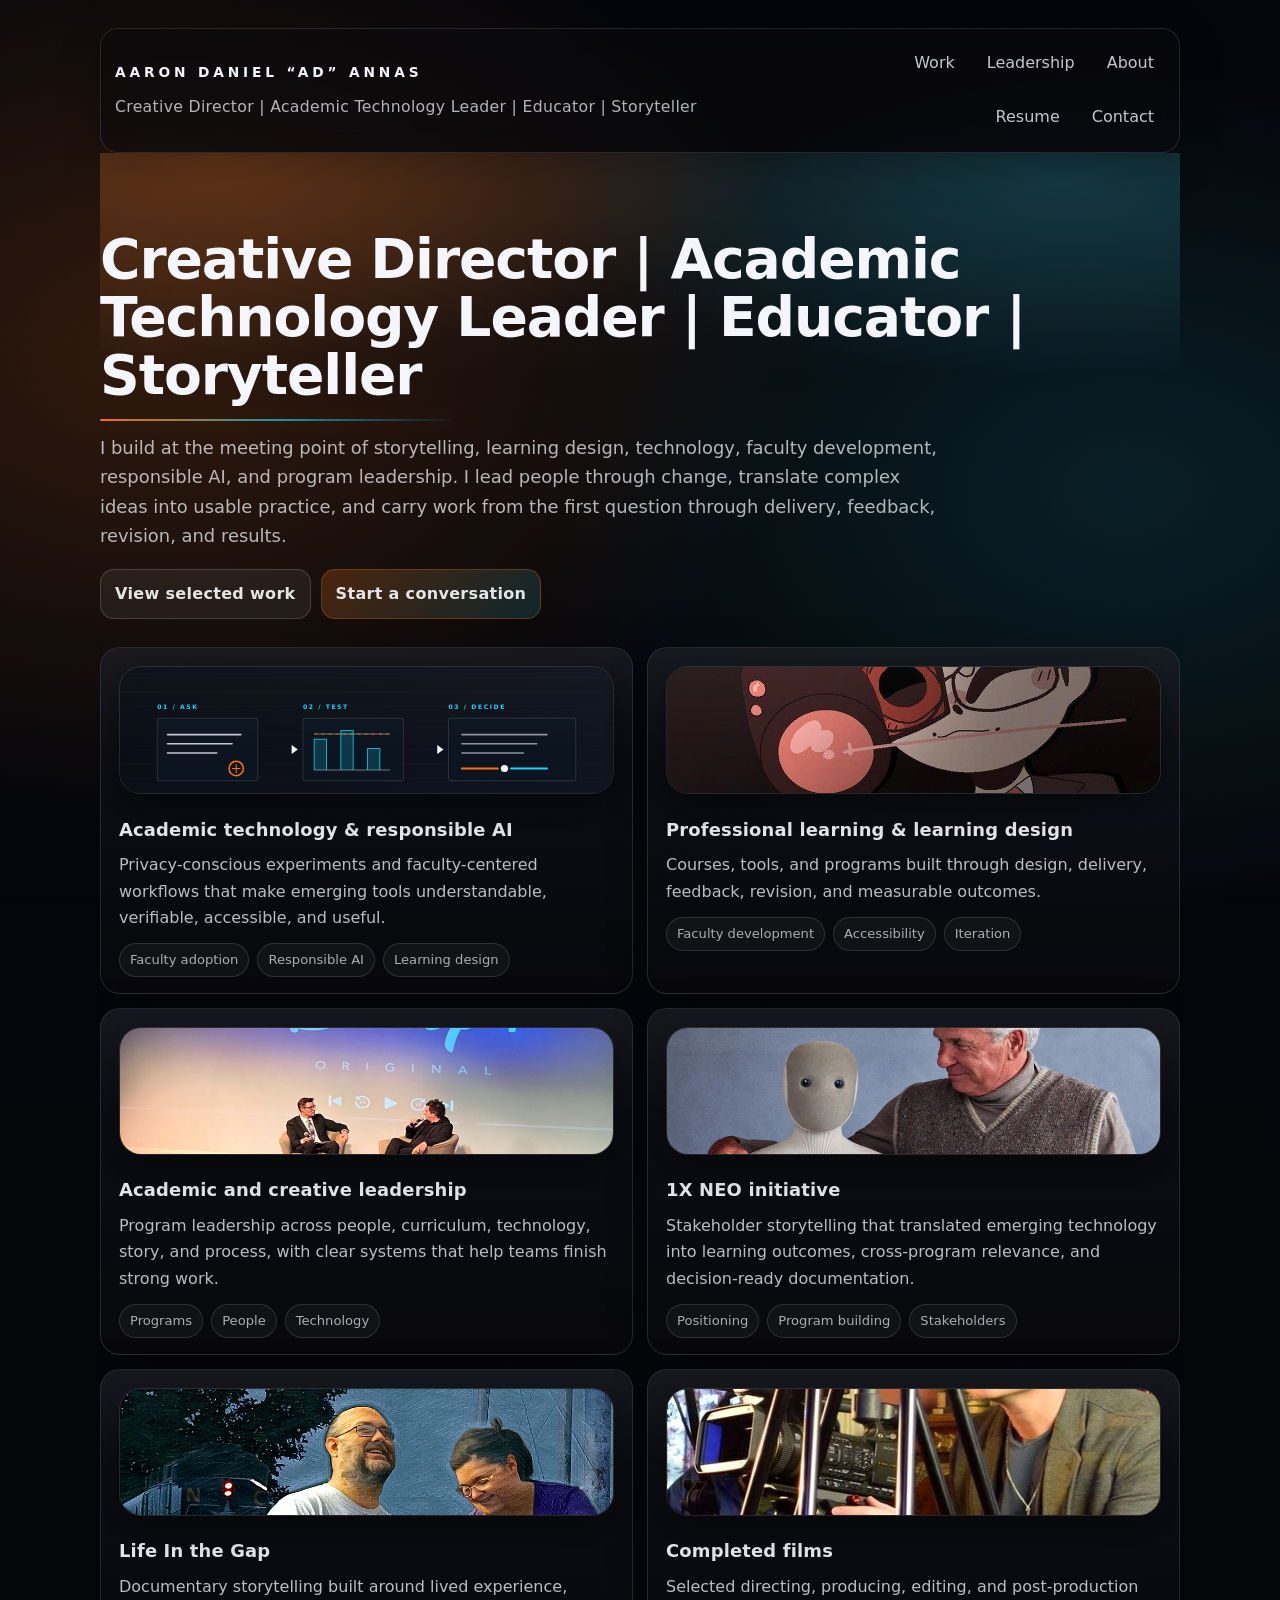
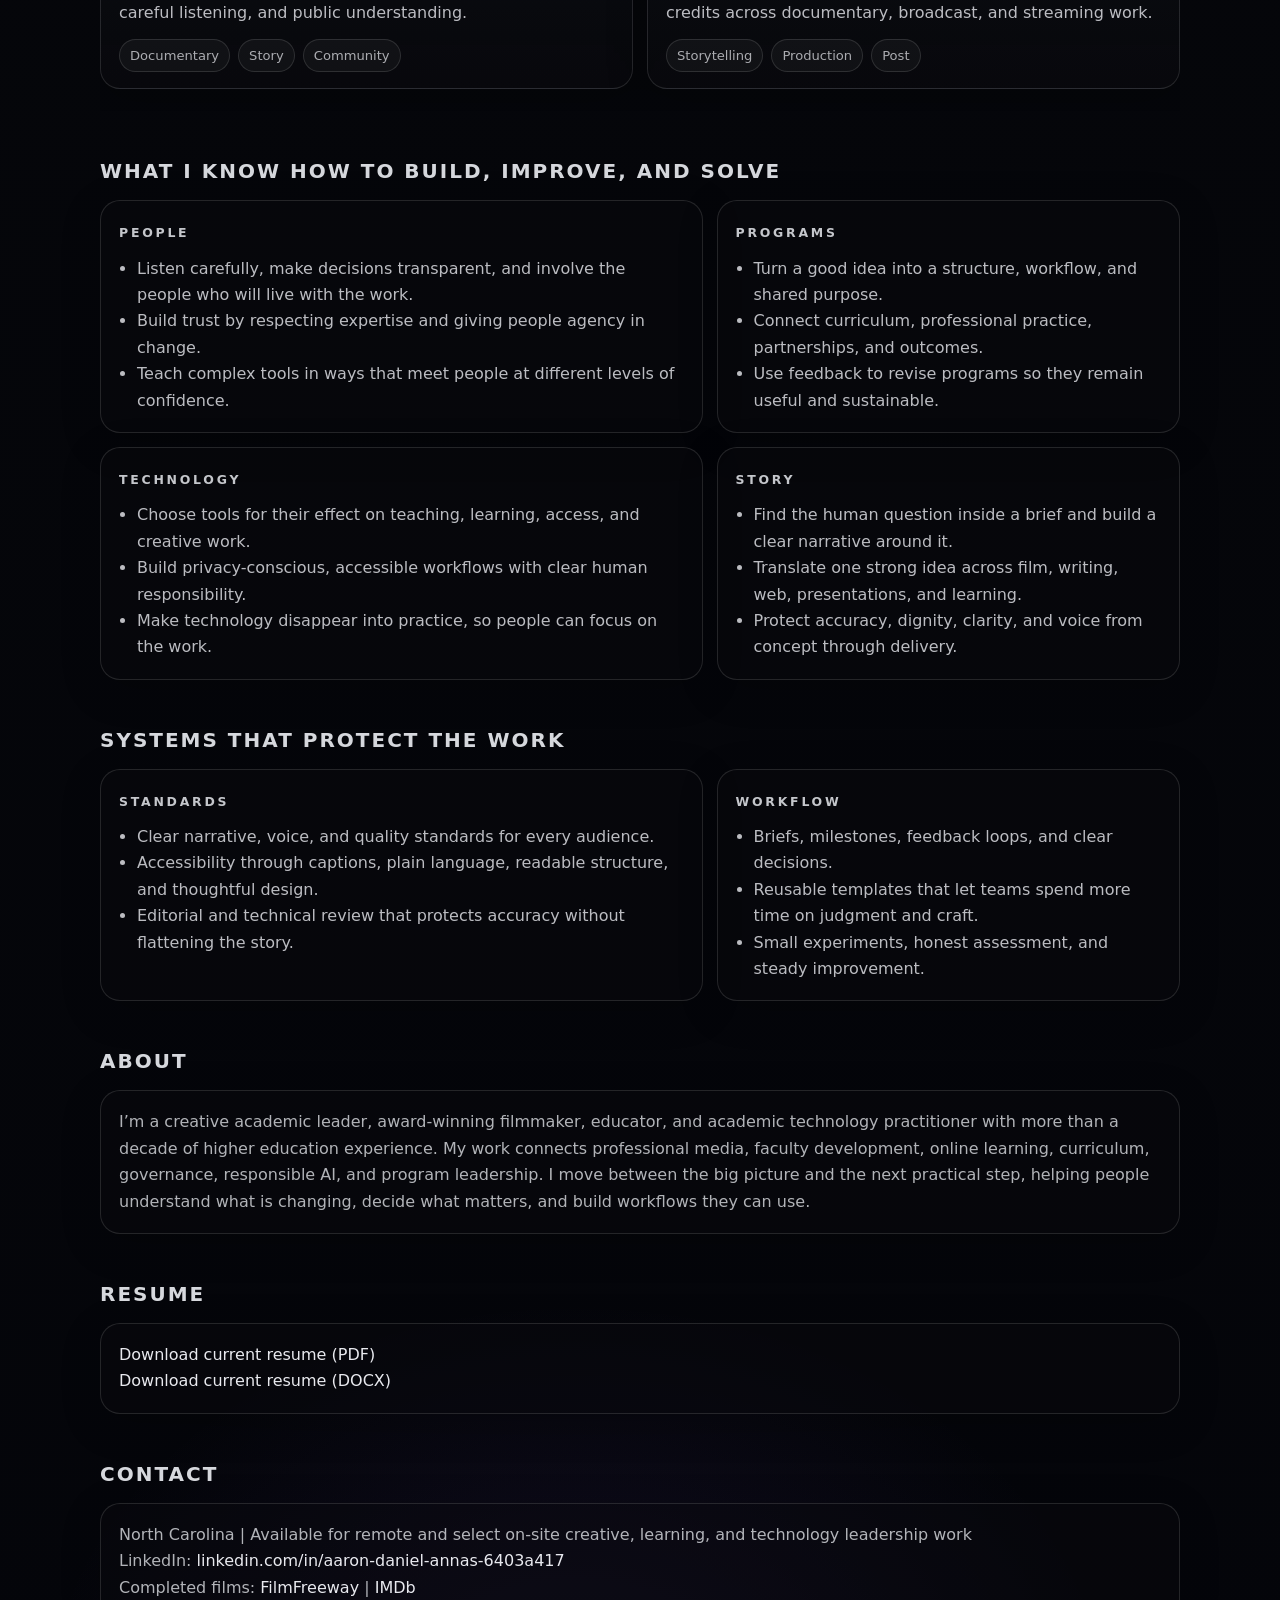
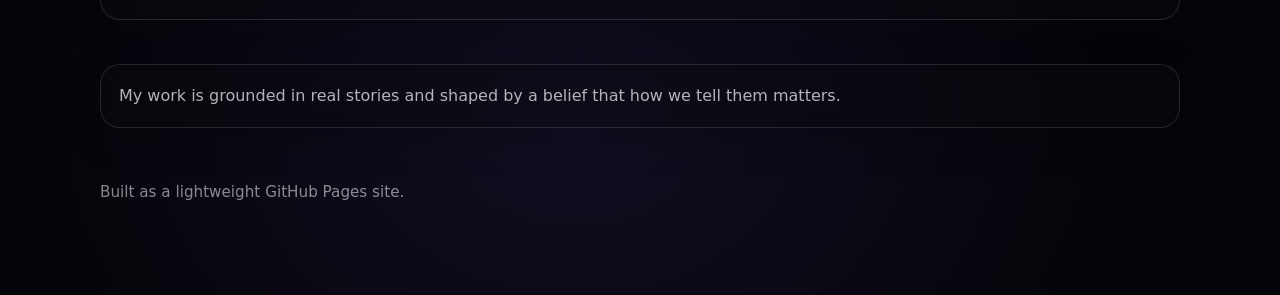
<file: index.html>
<!doctype html>
<html lang="en">
<head>
  <meta charset="utf-8" />
  <meta name="viewport" content="width=device-width,initial-scale=1" />
  <title>AD Annas | Creative Academic Leadership, Technology & Professional Learning</title>
  <meta name="description" content="AD Annas is a creative academic leader, educator, storyteller, and academic technology builder connecting learning design, faculty development, responsible AI, and program leadership." />
  <link rel="stylesheet" href="styles.css" />
</head>
<body>
  <a class="skip" href="#main">Skip to content</a>
  <div class="wrap">
    <div class="nav">
      <div class="left">
        <div class="name">Aaron Daniel “AD” Annas</div>
        <div class="role">Creative Director | Academic Technology Leader | Educator | Storyteller</div>
      </div>
      <div class="links">
        <a href="#work">Work</a><a href="#leadership">Leadership</a><a href="#about">About</a><a href="#resume">Resume</a><a href="#contact">Contact</a>
      </div>
    </div>
    <main id="main">
      <div class="hero">
        <div class="hero__backdrop" aria-hidden="true"></div>
        <div class="h1">Creative Director | Academic Technology Leader | Educator | Storyteller</div>
        <div class="sub">I build at the meeting point of storytelling, learning design, technology, faculty development, responsible AI, and program leadership. I lead people through change, translate complex ideas into usable practice, and carry work from the first question through delivery, feedback, revision, and results.</div>
        <div class="cta"><a class="btn" href="#work">View selected work</a><a class="btn secondary" href="#contact">Start a conversation</a></div>
        <div class="grid" id="work">
          <a class="card" href="work/academic-technology-ai.html">
            <img class="thumb" src="assets/academic-technology-responsible-ai.svg" alt="Academic technology and responsible AI case study thumbnail" loading="lazy" />
            <h3>Academic technology &amp; responsible AI</h3>
            <p>Privacy-conscious experiments and faculty-centered workflows that make emerging tools understandable, verifiable, accessible, and useful.</p>
            <div class="badges"><span class="badge">Faculty adoption</span><span class="badge">Responsible AI</span><span class="badge">Learning design</span></div>
          </a>
          <a class="card" href="work/teaching-systems.html">
            <img class="thumb" src="assets/thumb-teaching-systems.jpg" alt="Professional learning and learning design thumbnail" loading="lazy" />
            <h3>Professional learning &amp; learning design</h3>
            <p>Courses, tools, and programs built through design, delivery, feedback, revision, and measurable outcomes.</p>
            <div class="badges"><span class="badge">Faculty development</span><span class="badge">Accessibility</span><span class="badge">Iteration</span></div>
          </a>
          <a class="card" href="work/department-leadership.html">
            <img class="thumb" src="assets/thumb-department-leadership.jpg" alt="Integrated academic and creative leadership thumbnail" loading="lazy" />
            <h3>Academic and creative leadership</h3>
            <p>Program leadership across people, curriculum, technology, story, and process, with clear systems that help teams finish strong work.</p>
            <div class="badges"><span class="badge">Programs</span><span class="badge">People</span><span class="badge">Technology</span></div>
          </a>
          <a class="card" href="work/neo-initiative.html">
            <img class="thumb" src="assets/thumb-neo-initiative.jpg" alt="1X NEO initiative thumbnail" loading="lazy" />
            <h3>1X NEO initiative</h3>
            <p>Stakeholder storytelling that translated emerging technology into learning outcomes, cross-program relevance, and decision-ready documentation.</p>
            <div class="badges"><span class="badge">Positioning</span><span class="badge">Program building</span><span class="badge">Stakeholders</span></div>
          </a>
          <a class="card" href="work/life-in-the-gap.html">
            <img class="thumb" src="assets/thumb-life-in-the-gap.jpg" alt="Life In the Gap documentary thumbnail" loading="lazy" />
            <h3>Life In the Gap</h3>
            <p>Documentary storytelling built around lived experience, careful listening, and public understanding.</p>
            <div class="badges"><span class="badge">Documentary</span><span class="badge">Story</span><span class="badge">Community</span></div>
          </a>
          <a class="card" href="work/completed-films.html">
            <img class="thumb" src="assets/thumb-completed-films.jpg" alt="Completed films thumbnail" loading="lazy" />
            <h3>Completed films</h3>
            <p>Selected directing, producing, editing, and post-production credits across documentary, broadcast, and streaming work.</p>
            <div class="badges"><span class="badge">Storytelling</span><span class="badge">Production</span><span class="badge">Post</span></div>
          </a>
        </div>
      </div>
      <div class="section" id="leadership">
        <h2>What I know how to build, improve, and solve</h2>
        <div class="two">
          <div class="panel"><strong>People</strong><ul class="list"><li>Listen carefully, make decisions transparent, and involve the people who will live with the work.</li><li>Build trust by respecting expertise and giving people agency in change.</li><li>Teach complex tools in ways that meet people at different levels of confidence.</li></ul></div>
          <div class="panel"><strong>Programs</strong><ul class="list"><li>Turn a good idea into a structure, workflow, and shared purpose.</li><li>Connect curriculum, professional practice, partnerships, and outcomes.</li><li>Use feedback to revise programs so they remain useful and sustainable.</li></ul></div>
          <div class="panel"><strong>Technology</strong><ul class="list"><li>Choose tools for their effect on teaching, learning, access, and creative work.</li><li>Build privacy-conscious, accessible workflows with clear human responsibility.</li><li>Make technology disappear into practice, so people can focus on the work.</li></ul></div>
          <div class="panel"><strong>Story</strong><ul class="list"><li>Find the human question inside a brief and build a clear narrative around it.</li><li>Translate one strong idea across film, writing, web, presentations, and learning.</li><li>Protect accuracy, dignity, clarity, and voice from concept through delivery.</li></ul></div>
        </div>
      </div>
      <div class="section" id="governance"><h2>Systems that protect the work</h2><div class="two"><div class="panel"><strong>Standards</strong><ul class="list"><li>Clear narrative, voice, and quality standards for every audience.</li><li>Accessibility through captions, plain language, readable structure, and thoughtful design.</li><li>Editorial and technical review that protects accuracy without flattening the story.</li></ul></div><div class="panel"><strong>Workflow</strong><ul class="list"><li>Briefs, milestones, feedback loops, and clear decisions.</li><li>Reusable templates that let teams spend more time on judgment and craft.</li><li>Small experiments, honest assessment, and steady improvement.</li></ul></div></div></div>
      <div class="section" id="about"><h2>About</h2><div class="panel"><p style="margin:0;color:var(--muted)">I’m a creative academic leader, award-winning filmmaker, educator, and academic technology practitioner with more than a decade of higher education experience. My work connects professional media, faculty development, online learning, curriculum, governance, responsible AI, and program leadership. I move between the big picture and the next practical step, helping people understand what is changing, decide what matters, and build workflows they can use.</p></div></div>
      <div class="section" id="resume"><h2>Resume</h2><div class="panel"><p style="margin:0;color:var(--muted)"><a href="assets/Aaron-Annas-Resume-2026.pdf">Download current resume (PDF)</a><br/><a href="assets/Aaron-Annas-Resume-2026.docx">Download current resume (DOCX)</a></p></div></div>
      <div class="section" id="contact"><h2>Contact</h2><div class="panel"><p style="margin:0;color:var(--muted)">North Carolina | Available for remote and select on-site creative, learning, and technology leadership work<br/>LinkedIn: <a href="https://www.linkedin.com/in/aaron-daniel-annas-6403a417">linkedin.com/in/aaron-daniel-annas-6403a417</a><br/>Completed films: <a href="https://filmfreeway.com/AaronDanielAnnas">FilmFreeway</a> | <a href="https://www.imdb.com/name/nm4644428/">IMDb</a></p></div></div>
      <div class="section" id="human-centered"><div class="panel"><p style="margin:0;color:var(--muted)">My work is grounded in real stories and shaped by a belief that how we tell them matters.</p></div></div>
      <div class="footer"><div>Built as a lightweight GitHub Pages site.</div></div>
    </main>
  </div>
</body>
</html>
</file>
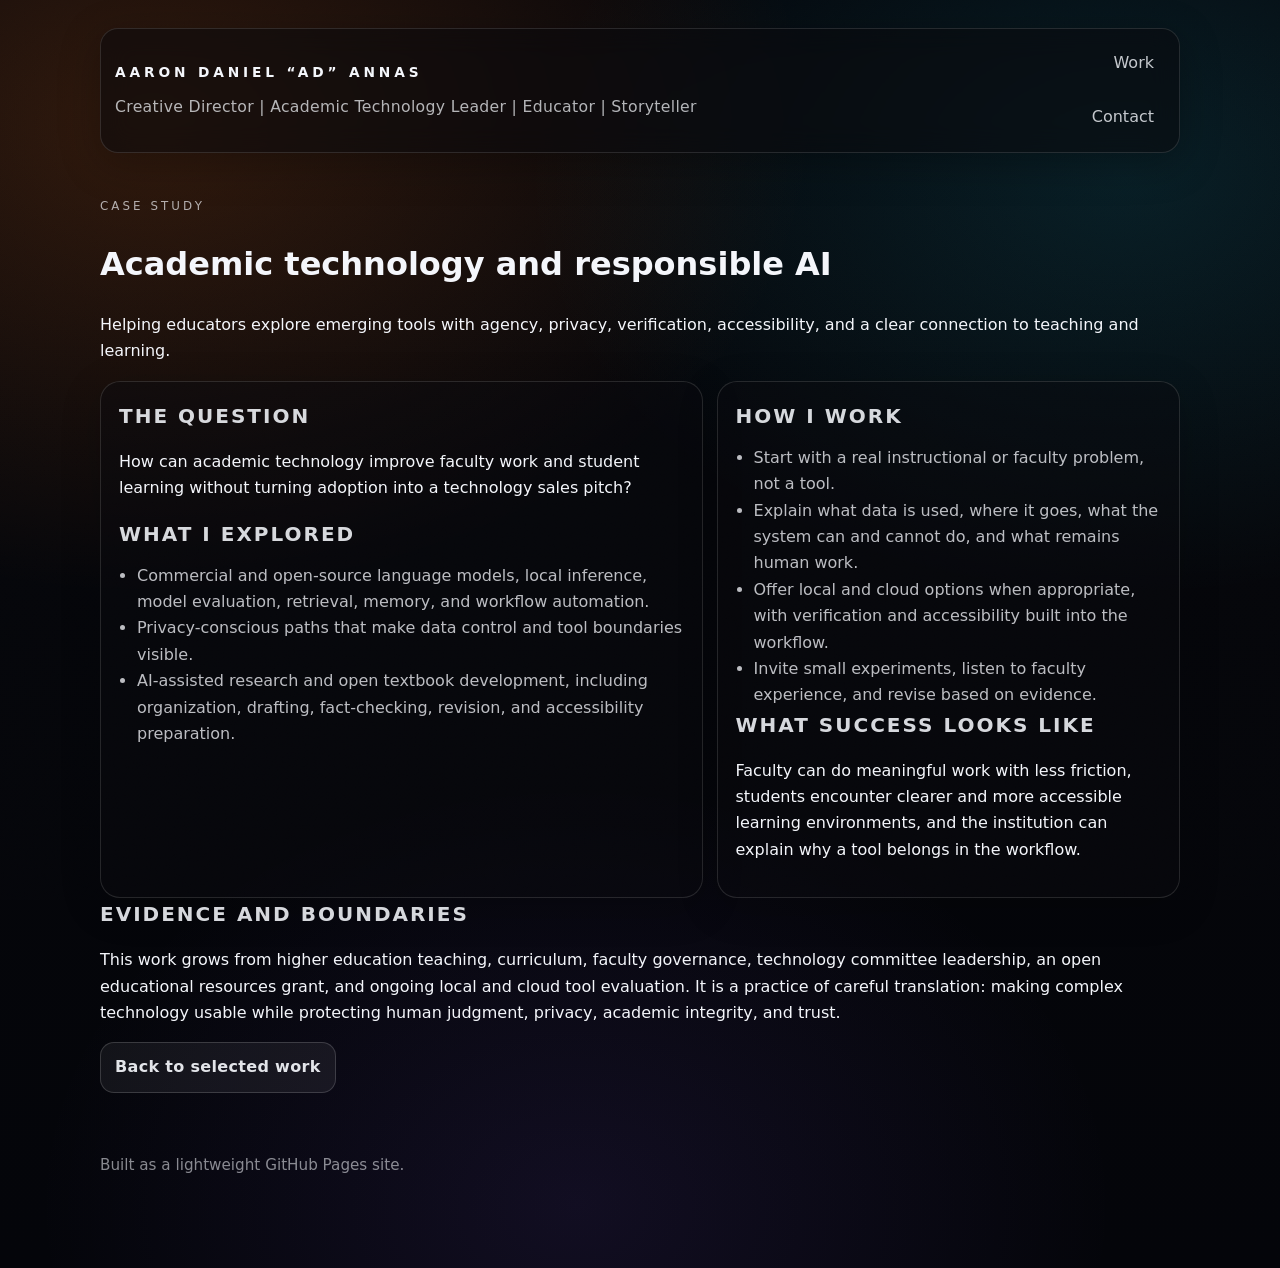
<file: work/academic-technology-ai.html>
<!doctype html>
<html lang="en"><head><meta charset="utf-8"/><meta name="viewport" content="width=device-width,initial-scale=1"/><title>Academic technology and responsible AI | AD Annas</title><meta name="description" content="A faculty-centered academic technology and responsible AI case study by AD Annas."/><link rel="stylesheet" href="../styles.css"/></head>
<body><a class="skip" href="#main">Skip to content</a><div class="wrap"><div class="nav"><div class="left"><div class="name">Aaron Daniel “AD” Annas</div><div class="role">Creative Director | Academic Technology Leader | Educator | Storyteller</div></div><div class="links"><a href="../index.html#work">Work</a><a href="../index.html#contact">Contact</a></div></div><main id="main"><div class="section"><div class="kicker">Case study</div><h1>Academic technology and responsible AI</h1><p class="lede">Helping educators explore emerging tools with agency, privacy, verification, accessibility, and a clear connection to teaching and learning.</p><div class="two"><div class="panel"><h2>The question</h2><p>How can academic technology improve faculty work and student learning without turning adoption into a technology sales pitch?</p><h2>What I explored</h2><ul class="list"><li>Commercial and open-source language models, local inference, model evaluation, retrieval, memory, and workflow automation.</li><li>Privacy-conscious paths that make data control and tool boundaries visible.</li><li>AI-assisted research and open textbook development, including organization, drafting, fact-checking, revision, and accessibility preparation.</li></ul></div><div class="panel"><h2>How I work</h2><ul class="list"><li>Start with a real instructional or faculty problem, not a tool.</li><li>Explain what data is used, where it goes, what the system can and cannot do, and what remains human work.</li><li>Offer local and cloud options when appropriate, with verification and accessibility built into the workflow.</li><li>Invite small experiments, listen to faculty experience, and revise based on evidence.</li></ul><h2>What success looks like</h2><p>Faculty can do meaningful work with less friction, students encounter clearer and more accessible learning environments, and the institution can explain why a tool belongs in the workflow.</p></div></div><h2>Evidence and boundaries</h2><p class="lede">This work grows from higher education teaching, curriculum, faculty governance, technology committee leadership, an open educational resources grant, and ongoing local and cloud tool evaluation. It is a practice of careful translation: making complex technology usable while protecting human judgment, privacy, academic integrity, and trust.</p><a class="btn" href="../index.html#work">Back to selected work</a></div><div class="footer"><div>Built as a lightweight GitHub Pages site.</div></div></main></div></body></html>
</file>
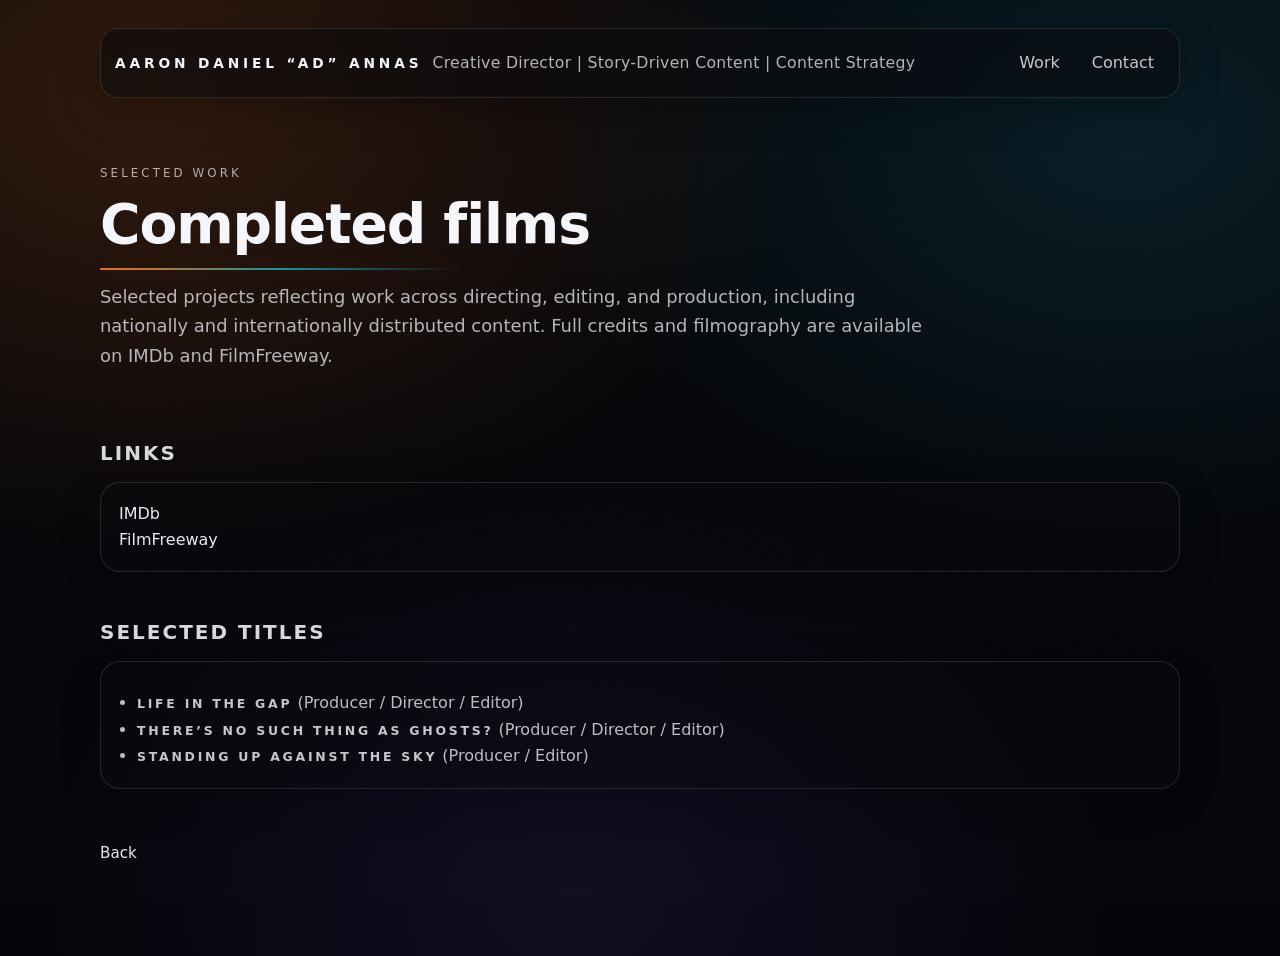
<file: work/completed-films.html>
<!doctype html>
<html lang="en">
<head>
  <meta charset="utf-8" />
  <meta name="viewport" content="width=device-width,initial-scale=1" />
  <title>Completed films | AD Annas</title>
  <link rel="stylesheet" href="../styles.css" />
</head>
<body>
  <div class="wrap">
    <div class="nav">
      <div class="left">
        <div class="name">Aaron Daniel “AD” Annas</div>
        <div class="role">Creative Director | Story-Driven Content | Content Strategy</div>
      </div>
      <div class="links">
        <a href="../index.html#work">Work</a>
        <a href="../index.html#contact">Contact</a>
      </div>
    </div>

    <div class="hero">
      <div class="kicker">Selected work</div>
      <div class="h1">Completed films</div>
      <div class="sub">Selected projects reflecting work across directing, editing, and production, including nationally and internationally distributed content. Full credits and filmography are available on IMDb and FilmFreeway.</div>
    </div>

    <div class="section">
      <h2>Links</h2>
      <div class="panel">
        <p style="margin:0;color:var(--muted)">
          <a href="https://www.imdb.com/name/nm4644428/">IMDb</a><br/>
          <a href="https://filmfreeway.com/AaronDanielAnnas">FilmFreeway</a>
        </p>
      </div>
    </div>

    <div class="section">
      <h2>Selected titles</h2>
      <div class="panel">
        <ul class="list">
          <li><strong>Life In the Gap</strong> (Producer / Director / Editor)</li>
          <li><strong>There’s No Such Thing as Ghosts?</strong> (Producer / Director / Editor)</li>
          <li><strong>Standing Up Against the Sky</strong> (Producer / Editor)</li>
        </ul>
      </div>
    </div>

    <div class="footer">
      <a href="../index.html">Back</a>
    </div>
  </div>
</body>
</html>
</file>
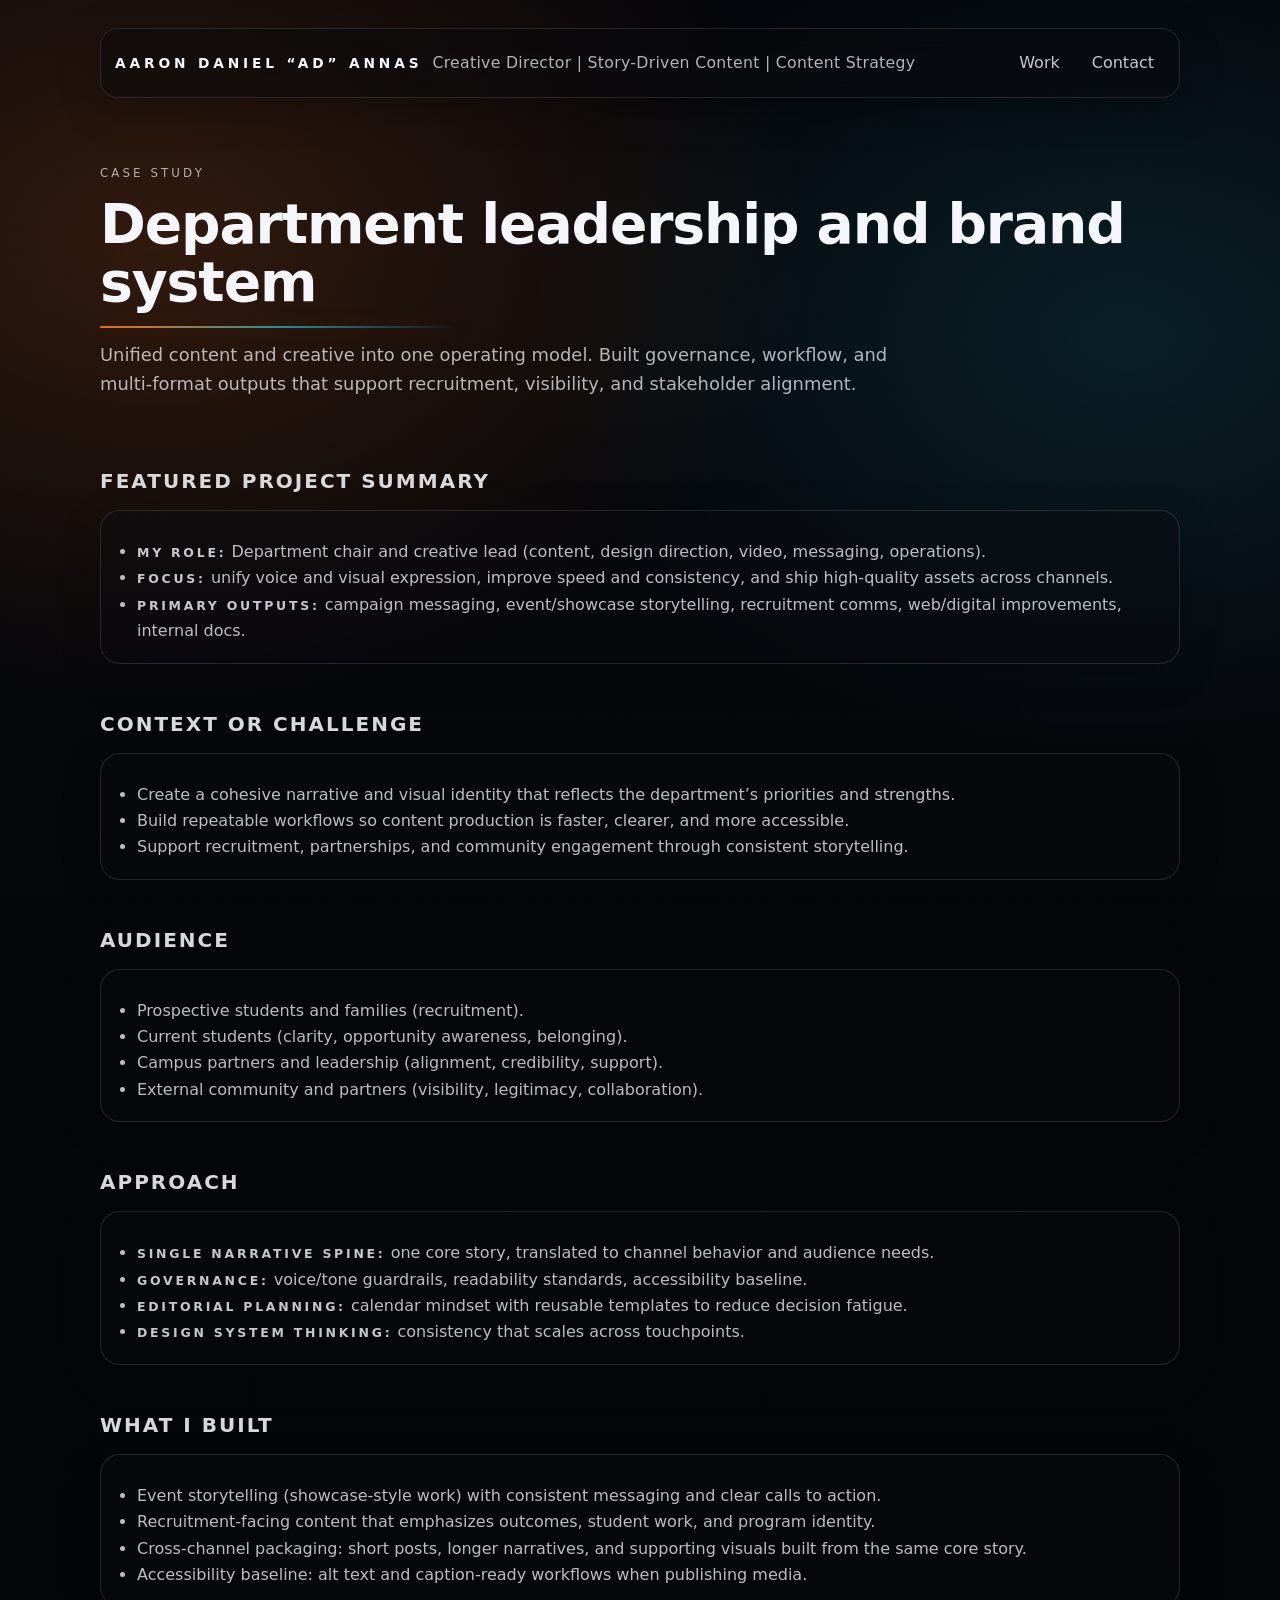
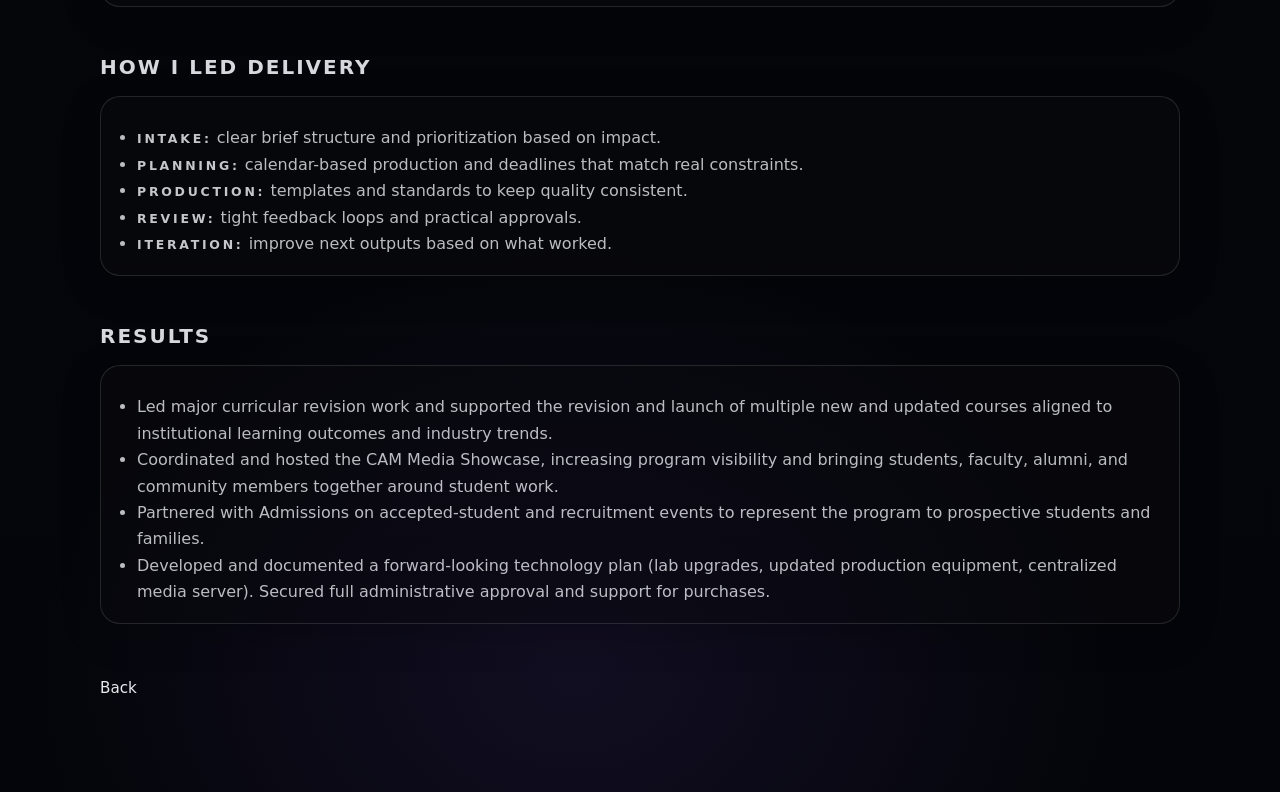
<file: work/department-leadership.html>
<!doctype html>
<html lang="en">
<head>
  <meta charset="utf-8" />
  <meta name="viewport" content="width=device-width,initial-scale=1" />
  <title>Department leadership and brand system | AD Annas</title>
  <link rel="stylesheet" href="../styles.css" />
</head>
<body>
  <div class="wrap">
    <div class="nav">
      <div class="left">
        <div class="name">Aaron Daniel “AD” Annas</div>
        <div class="role">Creative Director | Story-Driven Content | Content Strategy</div>
      </div>
      <div class="links">
        <a href="../index.html#work">Work</a>
        <a href="../index.html#contact">Contact</a>
      </div>
    </div>

    <div class="hero">
      <div class="kicker">Case study</div>
      <div class="h1">Department leadership and brand system</div>
      <div class="sub">Unified content and creative into one operating model. Built governance, workflow, and multi-format outputs that support recruitment, visibility, and stakeholder alignment.</div>
    </div>

    <div class="section">
      <h2>Featured project summary</h2>
      <div class="panel">
        <ul class="list">
          <li><strong>My role:</strong> Department chair and creative lead (content, design direction, video, messaging, operations).</li>
          <li><strong>Focus:</strong> unify voice and visual expression, improve speed and consistency, and ship high-quality assets across channels.</li>
          <li><strong>Primary outputs:</strong> campaign messaging, event/showcase storytelling, recruitment comms, web/digital improvements, internal docs.</li>
        </ul>
      </div>
    </div>

    <div class="section">
      <h2>Context or challenge</h2>
      <div class="panel">
        <ul class="list">
          <li>Create a cohesive narrative and visual identity that reflects the department’s priorities and strengths.</li>
          <li>Build repeatable workflows so content production is faster, clearer, and more accessible.</li>
          <li>Support recruitment, partnerships, and community engagement through consistent storytelling.</li>
        </ul>
      </div>
    </div>

    <div class="section">
      <h2>Audience</h2>
      <div class="panel">
        <ul class="list">
          <li>Prospective students and families (recruitment).</li>
          <li>Current students (clarity, opportunity awareness, belonging).</li>
          <li>Campus partners and leadership (alignment, credibility, support).</li>
          <li>External community and partners (visibility, legitimacy, collaboration).</li>
        </ul>
      </div>
    </div>

    <div class="section">
      <h2>Approach</h2>
      <div class="panel">
        <ul class="list">
          <li><strong>Single narrative spine:</strong> one core story, translated to channel behavior and audience needs.</li>
          <li><strong>Governance:</strong> voice/tone guardrails, readability standards, accessibility baseline.</li>
          <li><strong>Editorial planning:</strong> calendar mindset with reusable templates to reduce decision fatigue.</li>
          <li><strong>Design system thinking:</strong> consistency that scales across touchpoints.</li>
        </ul>
      </div>
    </div>

    <div class="section">
      <h2>What I built</h2>
      <div class="panel">
        <ul class="list">
          <li>Event storytelling (showcase-style work) with consistent messaging and clear calls to action.</li>
          <li>Recruitment-facing content that emphasizes outcomes, student work, and program identity.</li>
          <li>Cross-channel packaging: short posts, longer narratives, and supporting visuals built from the same core story.</li>
          <li>Accessibility baseline: alt text and caption-ready workflows when publishing media.</li>
        </ul>
      </div>
    </div>

    <div class="section">
      <h2>How I led delivery</h2>
      <div class="panel">
        <ul class="list">
          <li><strong>Intake:</strong> clear brief structure and prioritization based on impact.</li>
          <li><strong>Planning:</strong> calendar-based production and deadlines that match real constraints.</li>
          <li><strong>Production:</strong> templates and standards to keep quality consistent.</li>
          <li><strong>Review:</strong> tight feedback loops and practical approvals.</li>
          <li><strong>Iteration:</strong> improve next outputs based on what worked.</li>
        </ul>
      </div>
    </div>

    <div class="section">
      <h2>Results</h2>
      <div class="panel">
        <ul class="list">
          <li>Led major curricular revision work and supported the revision and launch of multiple new and updated courses aligned to institutional learning outcomes and industry trends.</li>
          <li>Coordinated and hosted the CAM Media Showcase, increasing program visibility and bringing students, faculty, alumni, and community members together around student work.</li>
          <li>Partnered with Admissions on accepted-student and recruitment events to represent the program to prospective students and families.</li>
          <li>Developed and documented a forward-looking technology plan (lab upgrades, updated production equipment, centralized media server). Secured full administrative approval and support for purchases.</li>
</ul>
      </div>
    </div>

    <div class="footer">
      <a href="../index.html">Back</a>
    </div>
  </div>
</body>
</html>
</file>
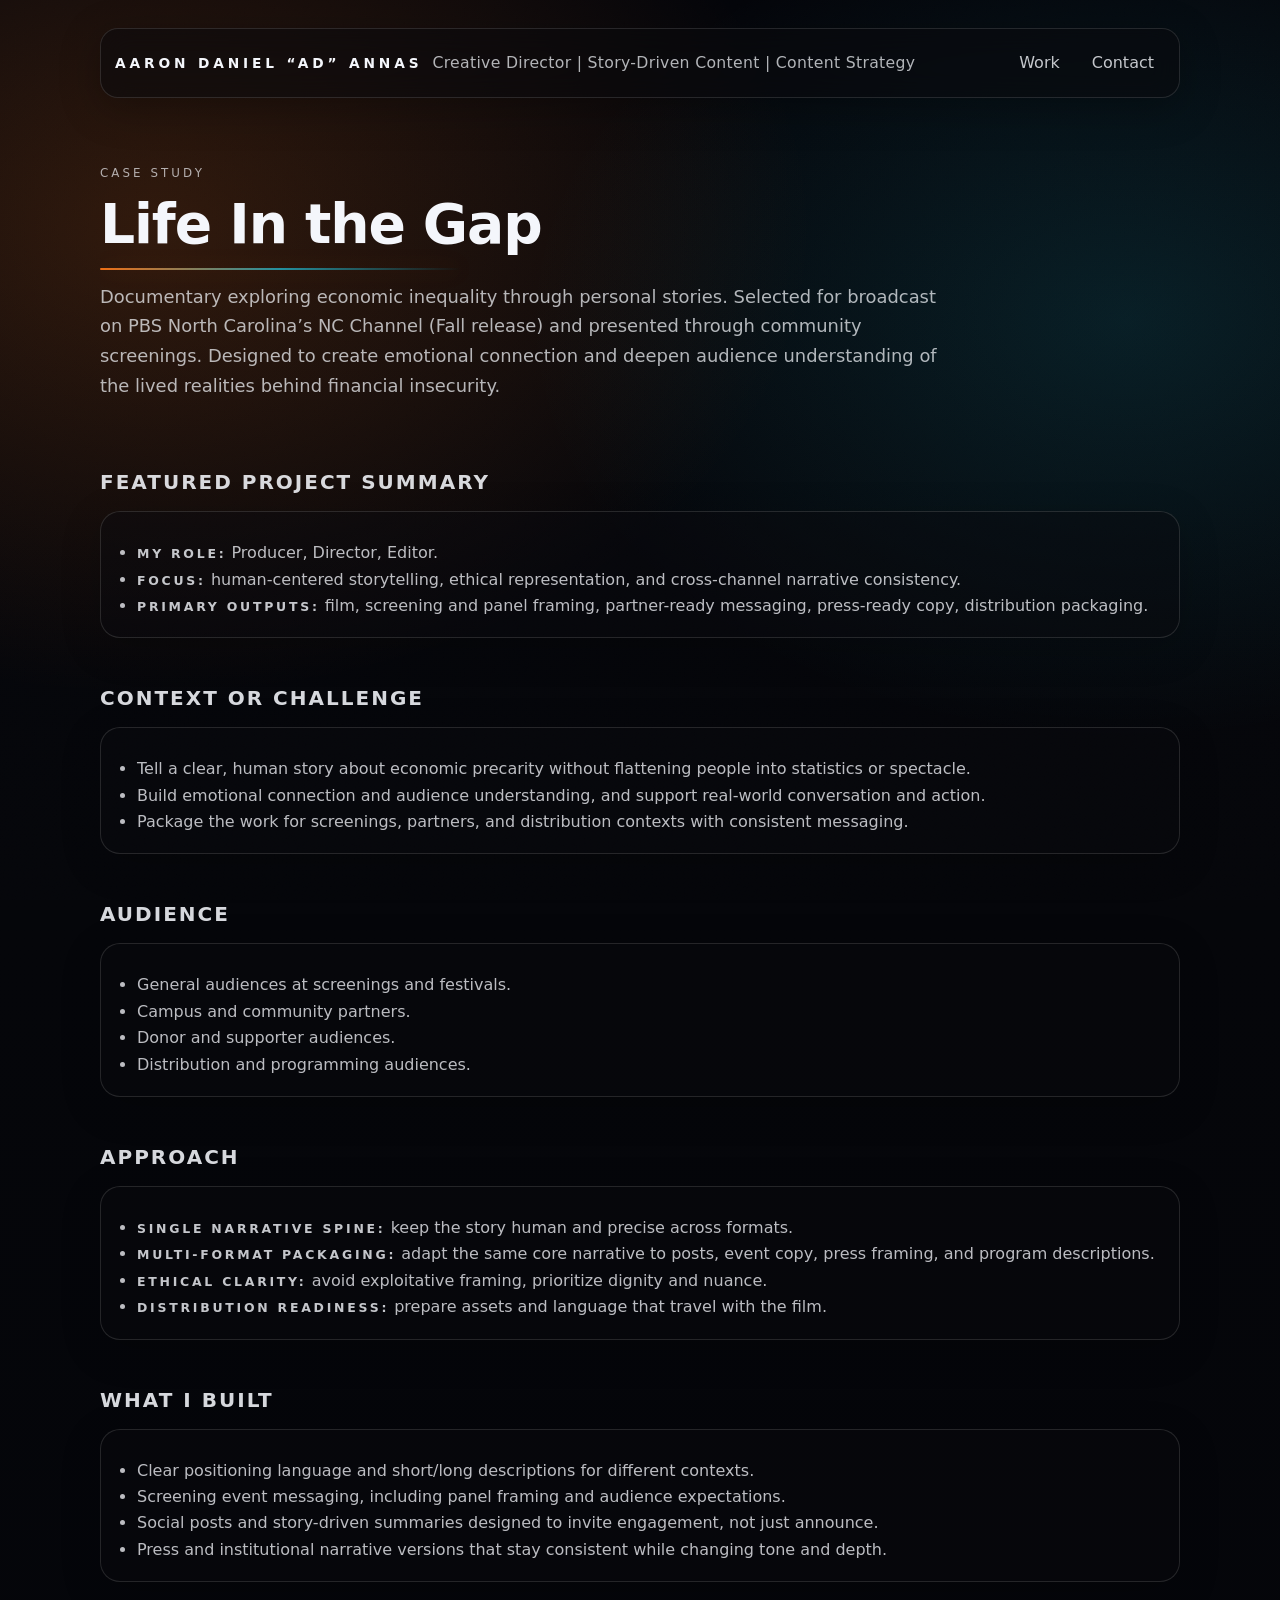
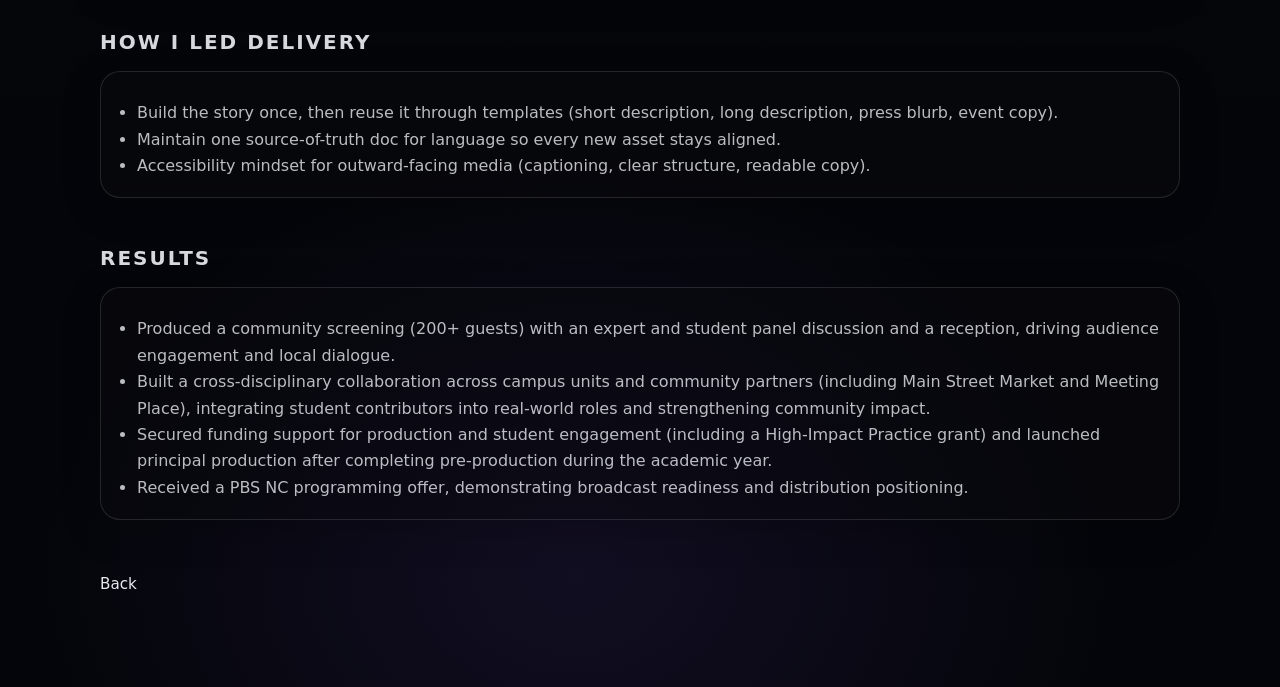
<file: work/life-in-the-gap.html>
<!doctype html>
<html lang="en">
<head>
  <meta charset="utf-8" />
  <meta name="viewport" content="width=device-width,initial-scale=1" />
  <title>Life In the Gap | AD Annas</title>
  <link rel="stylesheet" href="../styles.css" />
</head>
<body>
  <div class="wrap">
    <div class="nav">
      <div class="left">
        <div class="name">Aaron Daniel “AD” Annas</div>
        <div class="role">Creative Director | Story-Driven Content | Content Strategy</div>
      </div>
      <div class="links">
        <a href="../index.html#work">Work</a>
        <a href="../index.html#contact">Contact</a>
      </div>
    </div>

    <div class="hero">
      <div class="kicker">Case study</div>
      <div class="h1">Life In the Gap</div>
      <div class="sub">Documentary exploring economic inequality through personal stories. Selected for broadcast on PBS North Carolina’s NC Channel (Fall release) and presented through community screenings. Designed to create emotional connection and deepen audience understanding of the lived realities behind financial insecurity.</div>
    </div>

    <div class="section">
      <h2>Featured project summary</h2>
      <div class="panel">
        <ul class="list">
          <li><strong>My role:</strong> Producer, Director, Editor.</li>
          <li><strong>Focus:</strong> human-centered storytelling, ethical representation, and cross-channel narrative consistency.</li>
          <li><strong>Primary outputs:</strong> film, screening and panel framing, partner-ready messaging, press-ready copy, distribution packaging.</li>
        </ul>
      </div>
    </div>

    <div class="section">
      <h2>Context or challenge</h2>
      <div class="panel">
        <ul class="list">
          <li>Tell a clear, human story about economic precarity without flattening people into statistics or spectacle.</li>
          <li>Build emotional connection and audience understanding, and support real-world conversation and action.</li>
          <li>Package the work for screenings, partners, and distribution contexts with consistent messaging.</li>
        </ul>
      </div>
    </div>

    <div class="section">
      <h2>Audience</h2>
      <div class="panel">
        <ul class="list">
          <li>General audiences at screenings and festivals.</li>
          <li>Campus and community partners.</li>
          <li>Donor and supporter audiences.</li>
          <li>Distribution and programming audiences.</li>
        </ul>
      </div>
    </div>

    <div class="section">
      <h2>Approach</h2>
      <div class="panel">
        <ul class="list">
          <li><strong>Single narrative spine:</strong> keep the story human and precise across formats.</li>
          <li><strong>Multi-format packaging:</strong> adapt the same core narrative to posts, event copy, press framing, and program descriptions.</li>
          <li><strong>Ethical clarity:</strong> avoid exploitative framing, prioritize dignity and nuance.</li>
          <li><strong>Distribution readiness:</strong> prepare assets and language that travel with the film.</li>
        </ul>
      </div>
    </div>

    <div class="section">
      <h2>What I built</h2>
      <div class="panel">
        <ul class="list">
          <li>Clear positioning language and short/long descriptions for different contexts.</li>
          <li>Screening event messaging, including panel framing and audience expectations.</li>
          <li>Social posts and story-driven summaries designed to invite engagement, not just announce.</li>
          <li>Press and institutional narrative versions that stay consistent while changing tone and depth.</li>
        </ul>
      </div>
    </div>

    <div class="section">
      <h2>How I led delivery</h2>
      <div class="panel">
        <ul class="list">
          <li>Build the story once, then reuse it through templates (short description, long description, press blurb, event copy).</li>
          <li>Maintain one source-of-truth doc for language so every new asset stays aligned.</li>
          <li>Accessibility mindset for outward-facing media (captioning, clear structure, readable copy).</li>
        </ul>
      </div>
    </div>

    <div class="section">
      <h2>Results</h2>
      <div class="panel">
        <ul class="list">
          <li>Produced a community screening (200+ guests) with an expert and student panel discussion and a reception, driving audience engagement and local dialogue.</li>
          <li>Built a cross-disciplinary collaboration across campus units and community partners (including Main Street Market and Meeting Place), integrating student contributors into real-world roles and strengthening community impact.</li>
          <li>Secured funding support for production and student engagement (including a High-Impact Practice grant) and launched principal production after completing pre-production during the academic year.</li>
          <li>Received a PBS NC programming offer, demonstrating broadcast readiness and distribution positioning.</li>
        </ul>
      </div>
    </div>

    <div class="footer">
      <a href="../index.html">Back</a>
    </div>
  </div>
</body>
</html>
</file>
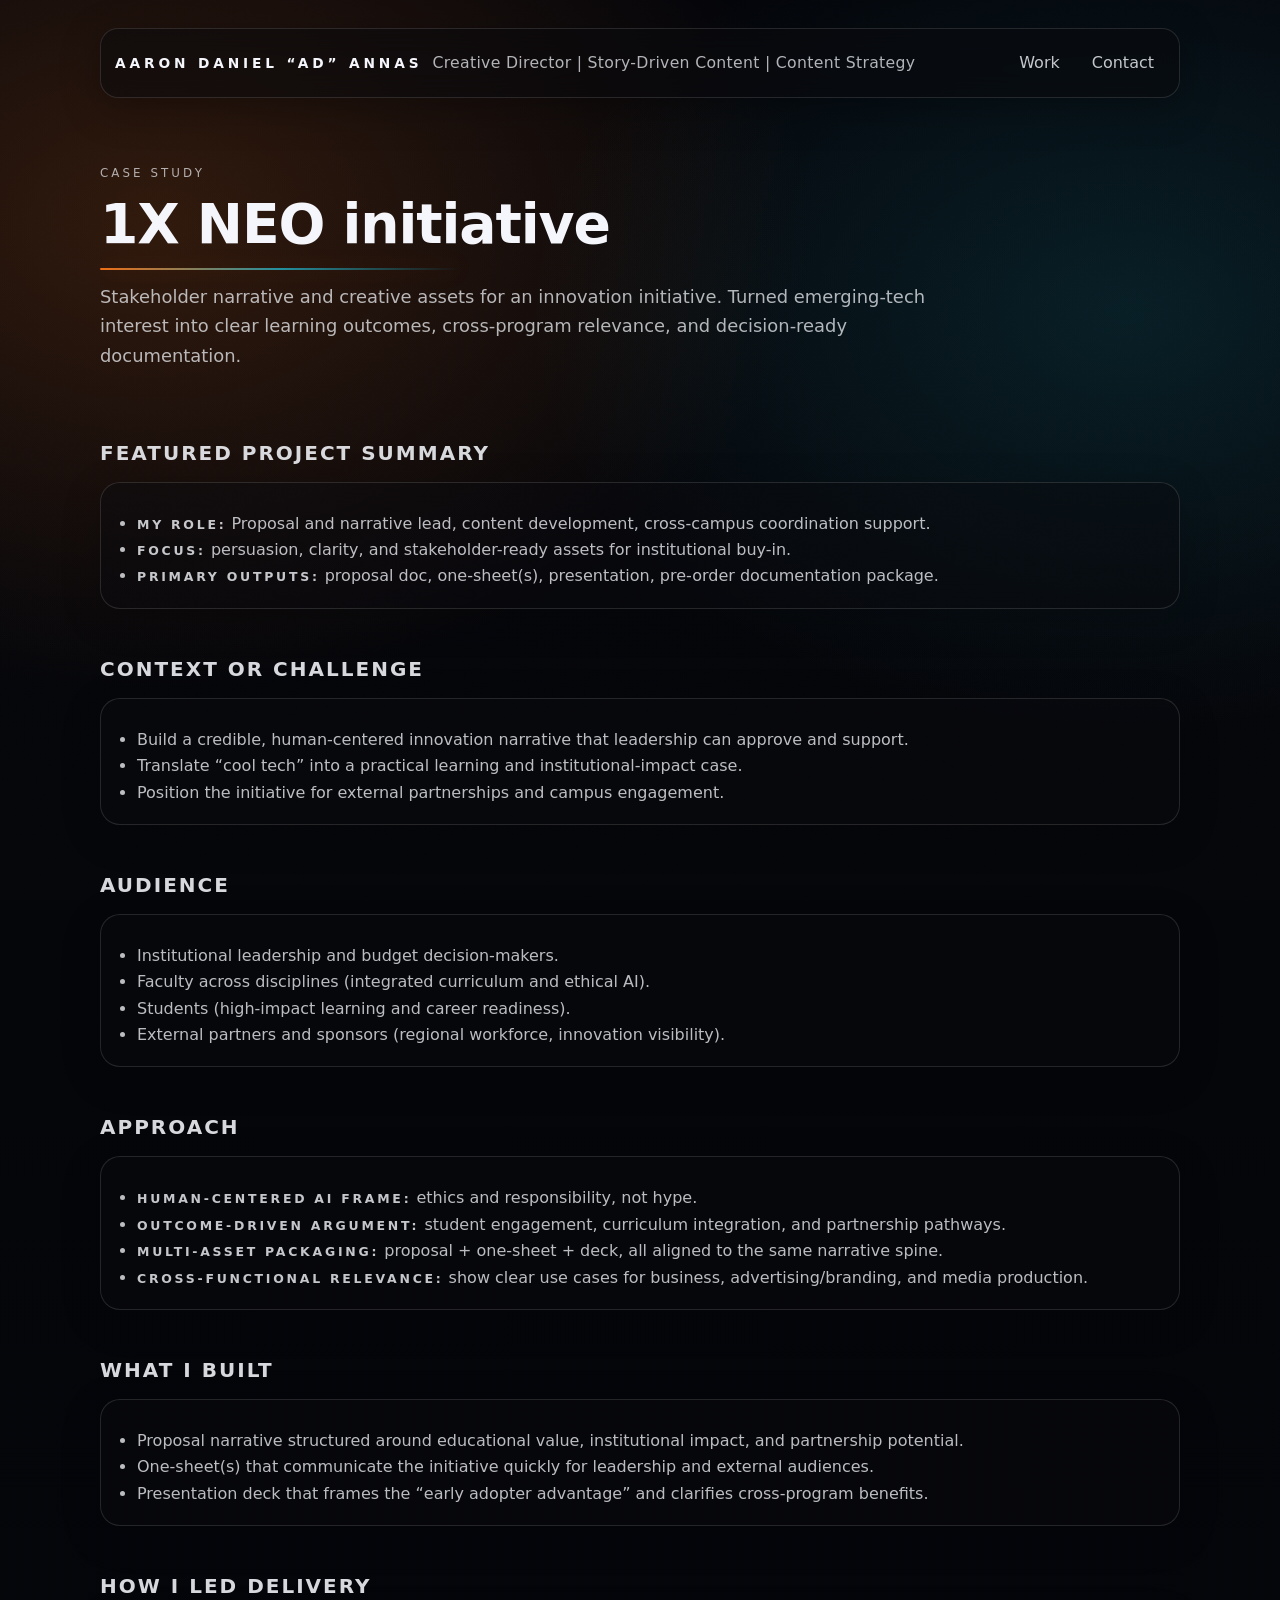
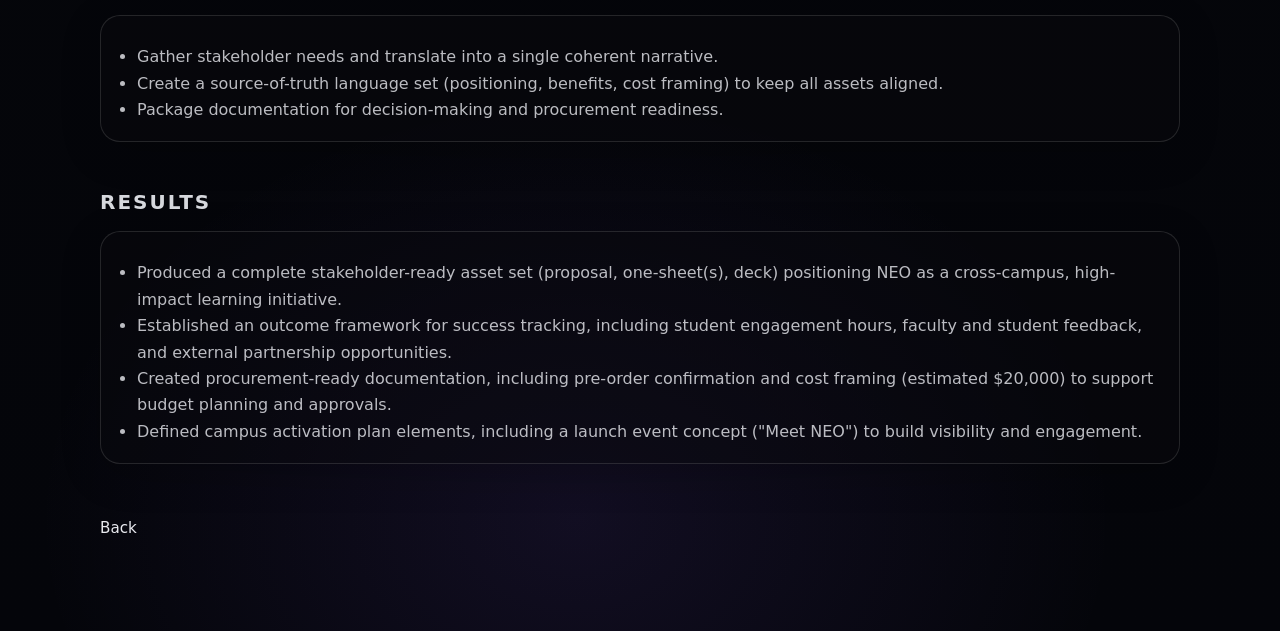
<file: work/neo-initiative.html>
<!doctype html>
<html lang="en">
<head>
  <meta charset="utf-8" />
  <meta name="viewport" content="width=device-width,initial-scale=1" />
  <title>1X NEO initiative | AD Annas</title>
  <link rel="stylesheet" href="../styles.css" />
</head>
<body>
  <div class="wrap">
    <div class="nav">
      <div class="left">
        <div class="name">Aaron Daniel “AD” Annas</div>
        <div class="role">Creative Director | Story-Driven Content | Content Strategy</div>
      </div>
      <div class="links">
        <a href="../index.html#work">Work</a>
        <a href="../index.html#contact">Contact</a>
      </div>
    </div>

    <div class="hero">
      <div class="kicker">Case study</div>
      <div class="h1">1X NEO initiative</div>
      <div class="sub">Stakeholder narrative and creative assets for an innovation initiative. Turned emerging-tech interest into clear learning outcomes, cross-program relevance, and decision-ready documentation.</div>
    </div>

    <div class="section">
      <h2>Featured project summary</h2>
      <div class="panel">
        <ul class="list">
          <li><strong>My role:</strong> Proposal and narrative lead, content development, cross-campus coordination support.</li>
          <li><strong>Focus:</strong> persuasion, clarity, and stakeholder-ready assets for institutional buy-in.</li>
          <li><strong>Primary outputs:</strong> proposal doc, one-sheet(s), presentation, pre-order documentation package.</li>
        </ul>
      </div>
    </div>

    <div class="section">
      <h2>Context or challenge</h2>
      <div class="panel">
        <ul class="list">
          <li>Build a credible, human-centered innovation narrative that leadership can approve and support.</li>
          <li>Translate “cool tech” into a practical learning and institutional-impact case.</li>
          <li>Position the initiative for external partnerships and campus engagement.</li>
        </ul>
      </div>
    </div>

    <div class="section">
      <h2>Audience</h2>
      <div class="panel">
        <ul class="list">
          <li>Institutional leadership and budget decision-makers.</li>
          <li>Faculty across disciplines (integrated curriculum and ethical AI).</li>
          <li>Students (high-impact learning and career readiness).</li>
          <li>External partners and sponsors (regional workforce, innovation visibility).</li>
        </ul>
      </div>
    </div>

    <div class="section">
      <h2>Approach</h2>
      <div class="panel">
        <ul class="list">
          <li><strong>Human-centered AI frame:</strong> ethics and responsibility, not hype.</li>
          <li><strong>Outcome-driven argument:</strong> student engagement, curriculum integration, and partnership pathways.</li>
          <li><strong>Multi-asset packaging:</strong> proposal + one-sheet + deck, all aligned to the same narrative spine.</li>
          <li><strong>Cross-functional relevance:</strong> show clear use cases for business, advertising/branding, and media production.</li>
        </ul>
      </div>
    </div>

    <div class="section">
      <h2>What I built</h2>
      <div class="panel">
        <ul class="list">
          <li>Proposal narrative structured around educational value, institutional impact, and partnership potential.</li>
          <li>One-sheet(s) that communicate the initiative quickly for leadership and external audiences.</li>
          <li>Presentation deck that frames the “early adopter advantage” and clarifies cross-program benefits.</li>
        </ul>
      </div>
    </div>

    <div class="section">
      <h2>How I led delivery</h2>
      <div class="panel">
        <ul class="list">
          <li>Gather stakeholder needs and translate into a single coherent narrative.</li>
          <li>Create a source-of-truth language set (positioning, benefits, cost framing) to keep all assets aligned.</li>
          <li>Package documentation for decision-making and procurement readiness.</li>
        </ul>
      </div>
    </div>

    <div class="section">
      <h2>Results</h2>
      <div class="panel">
        <ul class="list">
          <li>Produced a complete stakeholder-ready asset set (proposal, one-sheet(s), deck) positioning NEO as a cross-campus, high-impact learning initiative.</li>
          <li>Established an outcome framework for success tracking, including student engagement hours, faculty and student feedback, and external partnership opportunities.</li>
          <li>Created procurement-ready documentation, including pre-order confirmation and cost framing (estimated $20,000) to support budget planning and approvals.</li>
          <li>Defined campus activation plan elements, including a launch event concept ("Meet NEO") to build visibility and engagement.</li>
        </ul>
      </div>
    </div>

    <div class="footer">
      <a href="../index.html">Back</a>
    </div>
  </div>
</body>
</html>
</file>
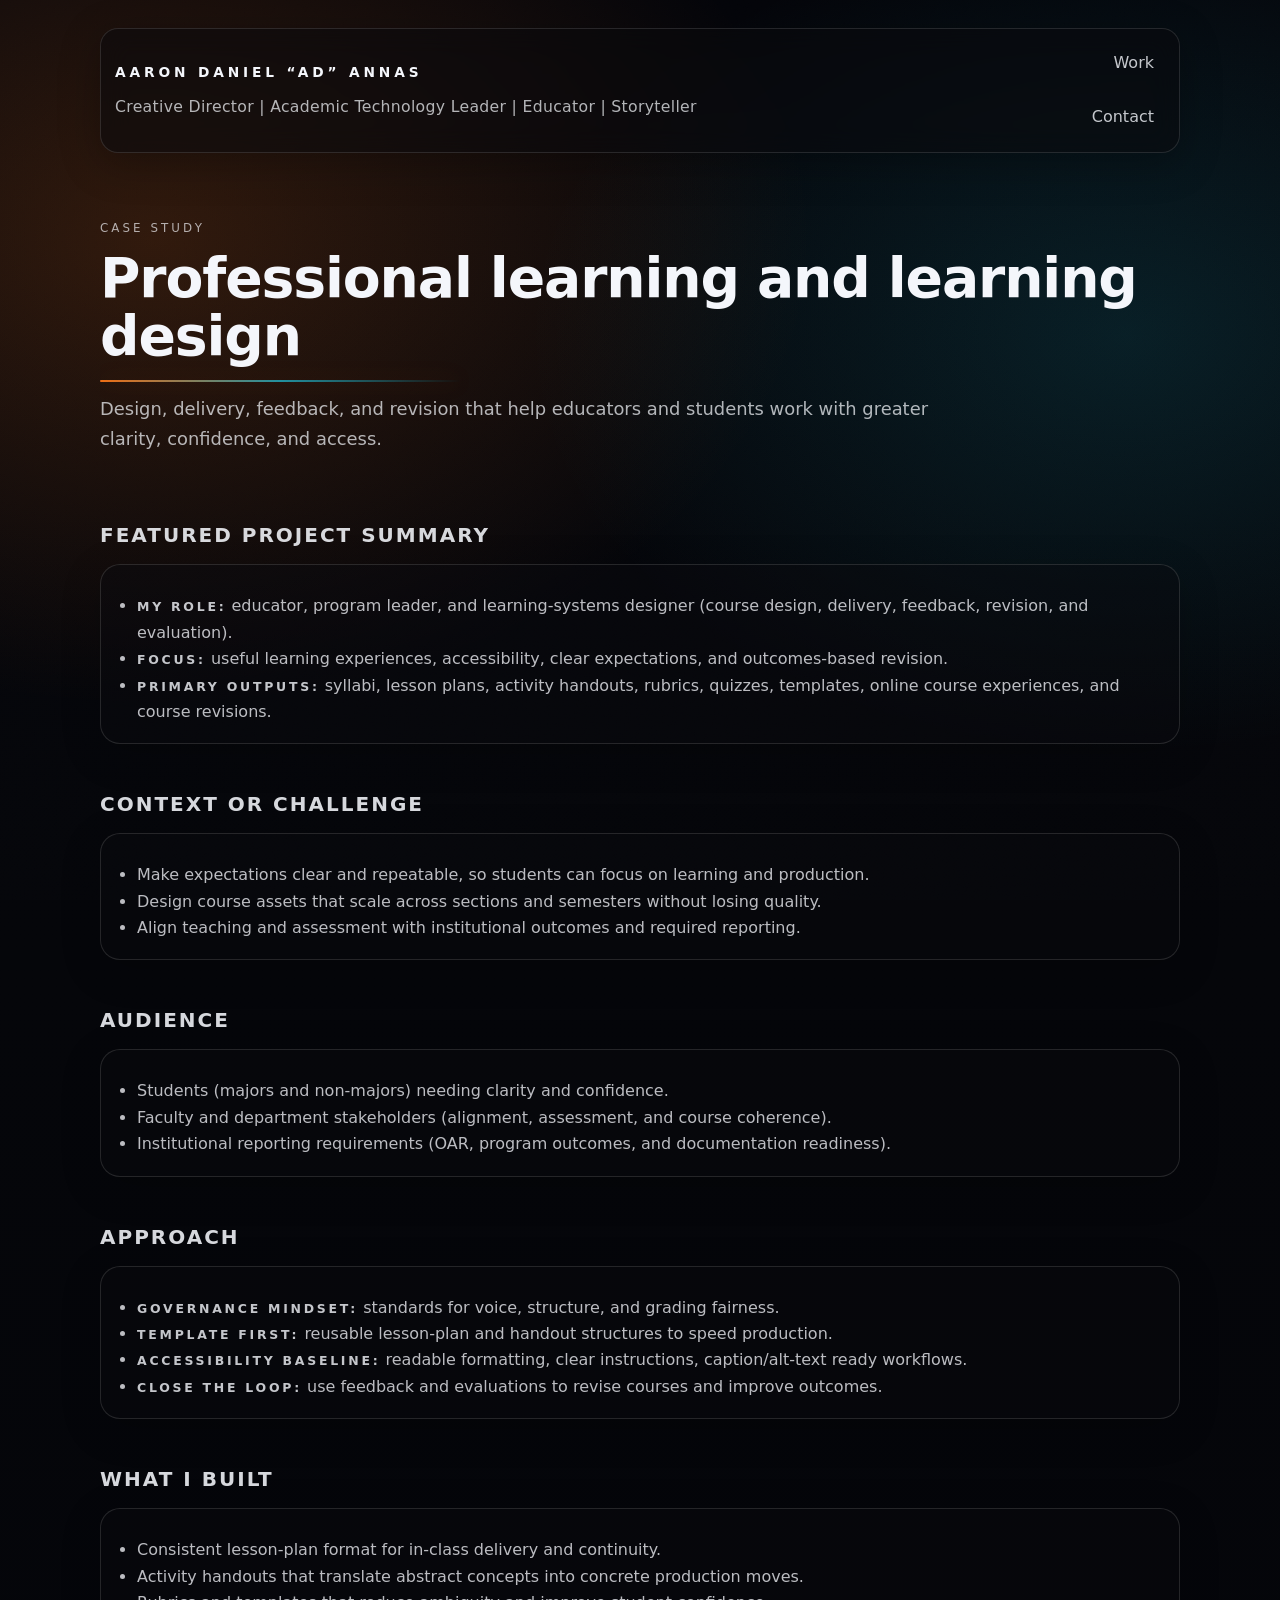
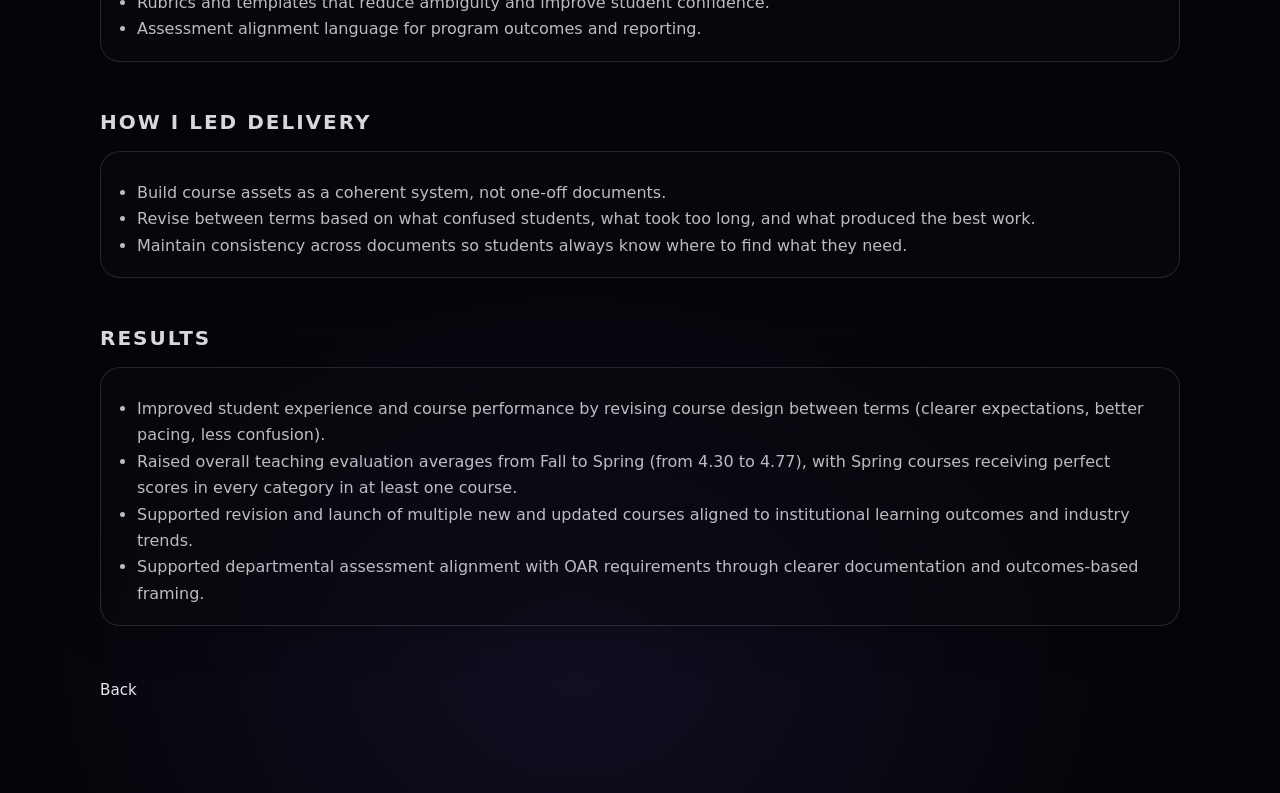
<file: work/teaching-systems.html>
<!doctype html>
<html lang="en">
<head>
  <meta charset="utf-8" />
  <meta name="viewport" content="width=device-width,initial-scale=1" />
  <title>Professional learning and learning design | AD Annas</title>
  <link rel="stylesheet" href="../styles.css" />
</head>
<body>
  <div class="wrap">
    <div class="nav">
      <div class="left">
        <div class="name">Aaron Daniel “AD” Annas</div>
        <div class="role">Creative Director | Academic Technology Leader | Educator | Storyteller</div>
      </div>
      <div class="links">
        <a href="../index.html#work">Work</a>
        <a href="../index.html#contact">Contact</a>
      </div>
    </div>

    <div class="hero">
      <div class="kicker">Case study</div>
      <div class="h1">Professional learning and learning design</div>
      <div class="sub">Design, delivery, feedback, and revision that help educators and students work with greater clarity, confidence, and access.</div>
    </div>

    <div class="section">
      <h2>Featured project summary</h2>
      <div class="panel">
        <ul class="list">
          <li><strong>My role:</strong> educator, program leader, and learning-systems designer (course design, delivery, feedback, revision, and evaluation).</li>
          <li><strong>Focus:</strong> useful learning experiences, accessibility, clear expectations, and outcomes-based revision.</li>
          <li><strong>Primary outputs:</strong> syllabi, lesson plans, activity handouts, rubrics, quizzes, templates, online course experiences, and course revisions.</li>
        </ul>
      </div>
    </div>

    <div class="section">
      <h2>Context or challenge</h2>
      <div class="panel">
        <ul class="list">
          <li>Make expectations clear and repeatable, so students can focus on learning and production.</li>
          <li>Design course assets that scale across sections and semesters without losing quality.</li>
          <li>Align teaching and assessment with institutional outcomes and required reporting.</li>
        </ul>
      </div>
    </div>

    <div class="section">
      <h2>Audience</h2>
      <div class="panel">
        <ul class="list">
          <li>Students (majors and non-majors) needing clarity and confidence.</li>
          <li>Faculty and department stakeholders (alignment, assessment, and course coherence).</li>
          <li>Institutional reporting requirements (OAR, program outcomes, and documentation readiness).</li>
        </ul>
      </div>
    </div>

    <div class="section">
      <h2>Approach</h2>
      <div class="panel">
        <ul class="list">
          <li><strong>Governance mindset:</strong> standards for voice, structure, and grading fairness.</li>
          <li><strong>Template first:</strong> reusable lesson-plan and handout structures to speed production.</li>
          <li><strong>Accessibility baseline:</strong> readable formatting, clear instructions, caption/alt-text ready workflows.</li>
          <li><strong>Close the loop:</strong> use feedback and evaluations to revise courses and improve outcomes.</li>
        </ul>
      </div>
    </div>

    <div class="section">
      <h2>What I built</h2>
      <div class="panel">
        <ul class="list">
          <li>Consistent lesson-plan format for in-class delivery and continuity.</li>
          <li>Activity handouts that translate abstract concepts into concrete production moves.</li>
          <li>Rubrics and templates that reduce ambiguity and improve student confidence.</li>
          <li>Assessment alignment language for program outcomes and reporting.</li>
        </ul>
      </div>
    </div>

    <div class="section">
      <h2>How I led delivery</h2>
      <div class="panel">
        <ul class="list">
          <li>Build course assets as a coherent system, not one-off documents.</li>
          <li>Revise between terms based on what confused students, what took too long, and what produced the best work.</li>
          <li>Maintain consistency across documents so students always know where to find what they need.</li>
        </ul>
      </div>
    </div>

    <div class="section">
      <h2>Results</h2>
      <div class="panel">
        <ul class="list">
          <li>Improved student experience and course performance by revising course design between terms (clearer expectations, better pacing, less confusion).</li>
          <li>Raised overall teaching evaluation averages from Fall to Spring (from 4.30 to 4.77), with Spring courses receiving perfect scores in every category in at least one course.</li>
          <li>Supported revision and launch of multiple new and updated courses aligned to institutional learning outcomes and industry trends.</li>
          <li>Supported departmental assessment alignment with OAR requirements through clearer documentation and outcomes-based framing.</li>
        </ul>
      </div>
    </div>

    <div class="footer">
      <a href="../index.html">Back</a>
    </div>
  </div>
</body>
</html>
</file>
<file: styles.css>
/* Bold, cinematic portfolio styling (storyteller-first) */
:root {
  --bg: #05060a;
  --panel: rgba(12, 13, 18, 0.66);
  --panel2: rgba(17, 19, 26, 0.60);
  --text: #f4f6fb;
  --muted: rgba(244, 246, 251, 0.72);
  --muted2: rgba(244, 246, 251, 0.60);
  --accent: #f97316; /* cinematic amber */
  --accent2: #22d3ee; /* cool cyan */
  --line: rgba(255,255,255,0.12);
  --max: 1120px;
  --radius: 18px;
  --shadow: 0 18px 60px rgba(0,0,0,0.55);
}

* { box-sizing: border-box; }
html, body { margin: 0; padding: 0; }
html { scroll-behavior: smooth; }

body {
  font-family: ui-sans-serif, system-ui, -apple-system, "Inter", Segoe UI, Roboto, Helvetica, Arial;
  background:
    radial-gradient(1200px 850px at 12% 10%, rgba(249, 115, 22, 0.18), transparent 55%),
    radial-gradient(1000px 700px at 88% 14%, rgba(34, 211, 238, 0.12), transparent 60%),
    radial-gradient(900px 700px at 45% 95%, rgba(139, 92, 246, 0.10), transparent 60%),
    linear-gradient(180deg, #04050a 0%, #05060a 40%, #04050a 100%);
  color: var(--text);
  line-height: 1.65;
}

/* subtle film grain */
body::before{
  content:"";
  position: fixed;
  inset: 0;
  pointer-events: none;
  opacity: 0.14;
  mix-blend-mode: overlay;
  background-image:
    url("data:image/svg+xml,%3Csvg xmlns='http://www.w3.org/2000/svg' width='220' height='220'%3E%3Cfilter id='n'%3E%3CfeTurbulence type='fractalNoise' baseFrequency='.9' numOctaves='3' stitchTiles='stitch'/%3E%3C/filter%3E%3Crect width='220' height='220' filter='url(%23n)' opacity='.35'/%3E%3C/svg%3E");
  background-size: 220px 220px;
}

a { color: rgba(244, 246, 251, 0.95); text-decoration: none; }
a:hover { text-decoration: none; }

a:focus-visible {
  outline: 2px solid rgba(34, 211, 238, 0.9);
  outline-offset: 3px;
  border-radius: 10px;
}

.skip {
  position: absolute;
  left: -999px;
  top: 8px;
  background: #ffffff;
  color: #000;
  padding: 10px 12px;
  border-radius: 10px;
  z-index: 999;
}
.skip:focus { left: 12px; }

.wrap { max-width: var(--max); margin: 0 auto; padding: 28px 20px 90px; }

.nav {
  display: flex;
  gap: 14px;
  align-items: center;
  justify-content: space-between;
  border: 1px solid var(--line);
  background: rgba(10, 10, 14, 0.55);
  backdrop-filter: blur(14px);
  border-radius: var(--radius);
  padding: 12px 14px;
  position: sticky;
  top: 12px;
  z-index: 50;
  box-shadow: 0 10px 40px rgba(0,0,0,0.28);
}

.nav .left { display: flex; gap: 10px; align-items: baseline; flex-wrap: wrap; }
.nav .name {
  font-weight: 820;
  letter-spacing: 0.28em;
  text-transform: uppercase;
  font-size: 0.86rem;
}
.nav .role { color: var(--muted); font-size: 0.98rem; letter-spacing: 0.02em; }

.nav .links { display: flex; gap: 10px; flex-wrap: wrap; justify-content: flex-end; }
.nav .links a {
  color: rgba(244, 246, 251, 0.80);
  padding: 8px 10px;
  border-radius: 999px;
  border: 1px solid transparent;
}
.nav .links a:hover {
  color: rgba(244, 246, 251, 0.96);
  border-color: rgba(255,255,255,0.14);
  background: rgba(255,255,255,0.05);
}

.hero {
  position: relative;
  padding: 66px 0 22px;
  overflow: hidden;
}

.hero__backdrop {
  position: absolute;
  inset: -120px -120px auto -120px;
  height: 520px;
  background:
    radial-gradient(900px 320px at 18% 24%, rgba(249,115,22,0.28), transparent 62%),
    radial-gradient(860px 320px at 82% 28%, rgba(34,211,238,0.18), transparent 62%),
    linear-gradient(180deg, rgba(255,255,255,0.08), transparent 70%);
  pointer-events: none;
}

.kicker {
  color: rgba(244, 246, 251, 0.68);
  text-transform: uppercase;
  letter-spacing: 0.26em;
  font-size: 0.74rem;
}

.h1 {
  font-size: clamp(2.3rem, 4.6vw, 3.45rem);
  font-weight: 880;
  margin: 12px 0 12px;
  letter-spacing: -0.02em;
  line-height: 1.05;
  position: relative;
}

/* neon underline that feels like a title card */
.h1::after{
  content:"";
  display:block;
  width: min(360px, 60%);
  height: 2px;
  margin-top: 14px;
  background: linear-gradient(90deg, rgba(249,115,22,0.95), rgba(34,211,238,0.65), rgba(255,255,255,0.0));
  border-radius: 999px;
  box-shadow: 0 0 22px rgba(249,115,22,0.22);
}

.sub {
  color: var(--muted);
  font-size: 1.12rem;
  max-width: 74ch;
}

.cta{display:flex;gap:10px;flex-wrap:wrap;margin-top:18px}

.btn{
  display:inline-block;
  padding: 11px 14px;
  border-radius: 14px;
  border: 1px solid rgba(255,255,255,0.16);
  background: rgba(255,255,255,0.06);
  color: rgba(244, 246, 251, 0.92);
  font-weight: 800;
  letter-spacing: 0.02em;
  position: relative;
  overflow: hidden;
}

.btn::before{
  content:"";
  position:absolute;
  inset:-2px;
  background: linear-gradient(135deg, rgba(249,115,22,0.22), rgba(34,211,238,0.14));
  opacity: 0;
  transition: opacity 220ms ease;
}
.btn > *{ position: relative; }
.btn:hover::before{ opacity: 1; }

.btn:hover{
  border-color: rgba(255,255,255,0.22);
}

.btn.secondary{
  background: linear-gradient(135deg, rgba(249,115,22,0.22), rgba(34,211,238,0.14));
  border-color: rgba(249,115,22,0.28);
}

.grid { display: grid; grid-template-columns: repeat(12, 1fr); gap: 14px; margin-top: 28px; }

.card {
  grid-column: span 6;
  border: 1px solid var(--line);
  background: linear-gradient(180deg, rgba(17, 19, 26, 0.74), rgba(10,10,14,0.58));
  border-radius: calc(var(--radius) + 2px);
  padding: 18px 18px 16px;
  position: relative;
  overflow: hidden;
  box-shadow: 0 10px 40px rgba(0,0,0,0.24);
  transition: transform 180ms ease, box-shadow 180ms ease, border-color 180ms ease;
}

.card::before {
  content: "";
  position: absolute;
  inset: 0;
  background:
    radial-gradient(680px 260px at 15% 10%, rgba(249,115,22,0.18), transparent 60%),
    radial-gradient(680px 280px at 88% 15%, rgba(34,211,238,0.12), transparent 60%);
  opacity: 0.0;
  transition: opacity 220ms ease;
  pointer-events: none;
}

.card::after{
  content:"";
  position:absolute;
  inset:0;
  border-radius: inherit;
  background: linear-gradient(180deg, rgba(255,255,255,0.10), transparent 30%);
  opacity: 0.35;
  pointer-events:none;
}

.card:hover::before { opacity: 1; }

.card:hover {
  transform: translateY(-3px);
  border-color: rgba(255,255,255,0.18);
  box-shadow: var(--shadow);
}

.card h3 { margin: 0 0 8px; font-size: 1.12rem; letter-spacing: 0.01em; }
.card p { margin: 0; color: rgba(244,246,251,0.76); }

.badges { display: flex; flex-wrap: wrap; gap: 8px; margin-top: 12px; }

.badge {
  border: 1px solid rgba(255,255,255,0.12);
  color: rgba(244,246,251,0.68);
  border-radius: 999px;
  padding: 5px 10px;
  font-size: 0.82rem;
  background: rgba(255,255,255,0.04);
}

.section { margin-top: 44px; }

.section h2 {
  margin: 0 0 12px;
  font-size: 1.25rem;
  letter-spacing: 0.10em;
  text-transform: uppercase;
  color: rgba(244,246,251,0.88);
}

.two { display: grid; grid-template-columns: 1.3fr 1fr; gap: 14px; }

.panel {
  border: 1px solid var(--line);
  background: rgba(10,10,14,0.45);
  border-radius: calc(var(--radius) + 2px);
  padding: 18px;
  box-shadow: 0 10px 40px rgba(0,0,0,0.20);
}

.panel strong {
  text-transform: uppercase;
  letter-spacing: 0.22em;
  font-size: 0.78rem;
  color: rgba(244,246,251,0.80);
}

.list { margin: 10px 0 0; padding-left: 18px; color: rgba(244,246,251,0.76); }

.footer {
  margin-top: 52px;
  color: rgba(244,246,251,0.55);
  font-size: 0.95rem;
}

@media (max-width: 860px) {
  .card { grid-column: span 12; }
  .two { grid-template-columns: 1fr; }
  .nav { position: static; }
}

@media (prefers-reduced-motion: reduce) {
  html { scroll-behavior: auto; }
  .card, .btn { transition: none; }
  .card::before, .btn::before { transition: none; }
}


/* Thumbnail images on project cards */
.thumb{
  width:100%;
  height: 128px;
  object-fit: cover;
  border-radius: calc(var(--radius) + 4px);
  border: 1px solid rgba(255,255,255,0.10);
  margin-bottom: 12px;
  filter: saturate(1.05) contrast(1.03);
  box-shadow: 0 12px 34px rgba(0,0,0,0.45);
}
@media (max-width: 860px){
  .thumb{ height: 160px; }
}
</file>
